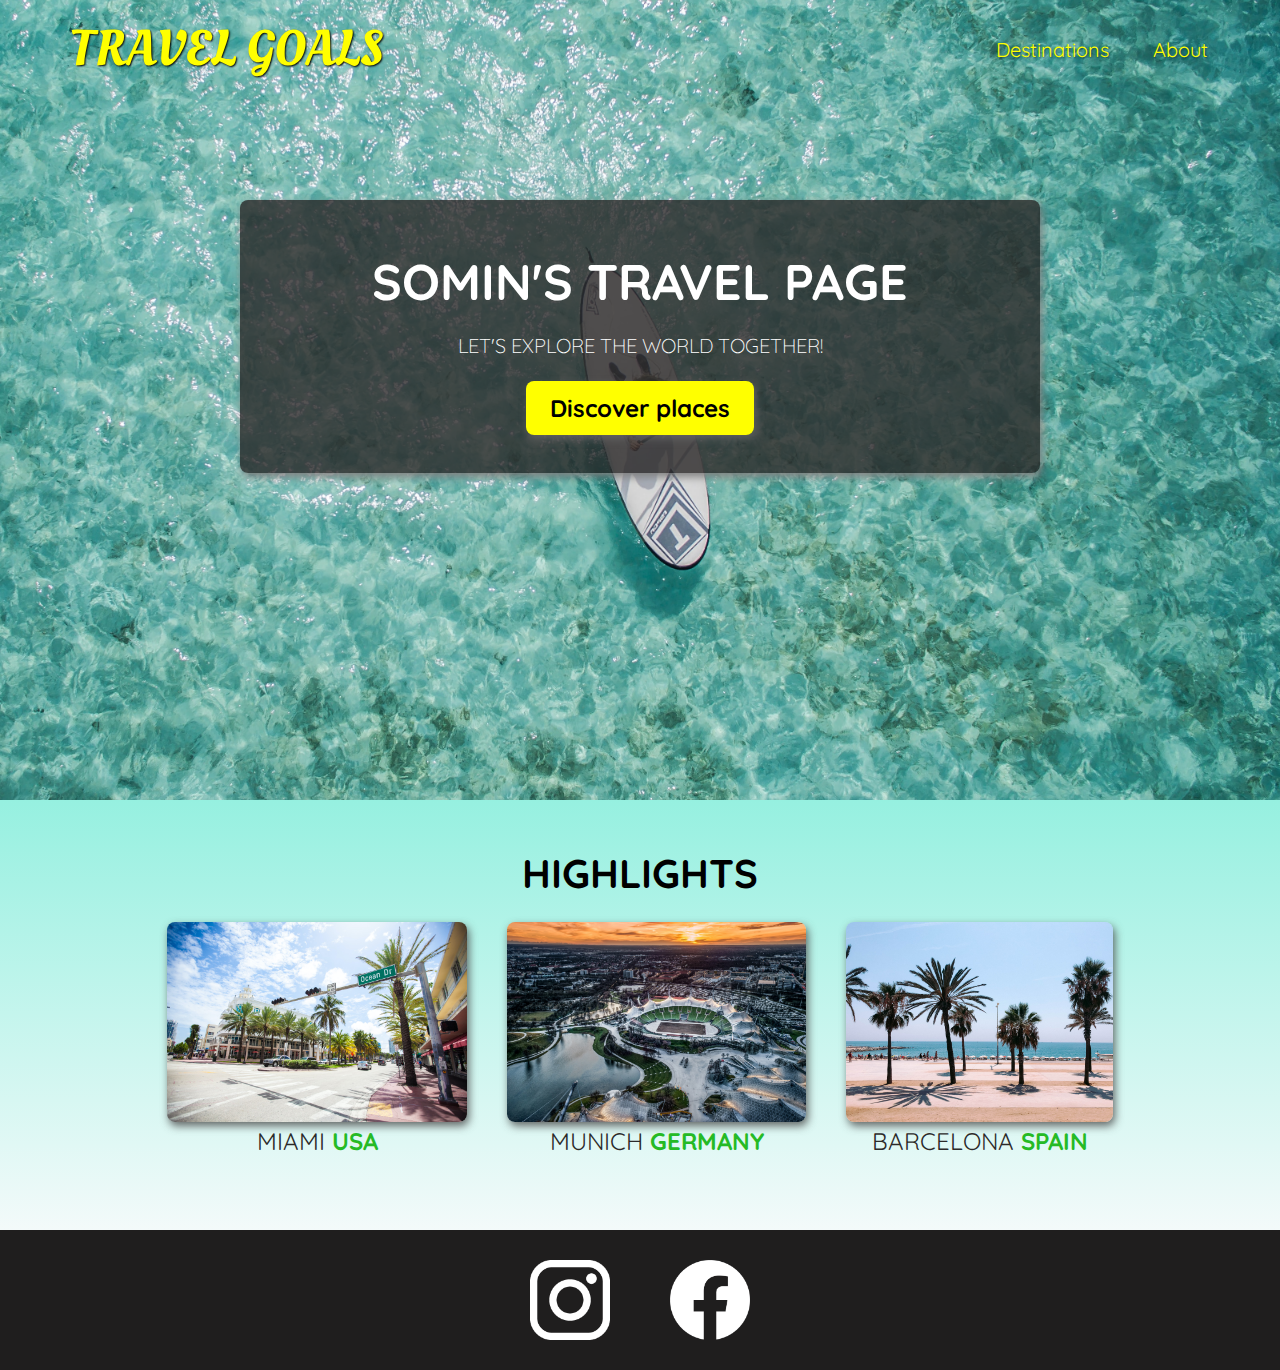
<file: index.html>
<!DOCTYPE html>
<html lang="ko">
  <head>
    <meta charset="UTF-8" />
    <link rel="preconnect" href="https://fonts.googleapis.com" />
    <link rel="preconnect" href="https://fonts.gstatic.com" crossorigin />
    <link
      href="https://fonts.googleapis.com/css2?family=Oleo+Script&family=Quicksand&family=Roboto:ital,wght@0,900;1,400&display=swap"
      rel="stylesheet"
    />
    <link rel="stylesheet" href="shared.css" />
    <link rel="stylesheet" href="styles.css" />
    <title>Travel Goals</title>
  </head>
  <body>
    <header>
      <div id="page-logo">
        <!--논시맨틱 블럭 div , 인라인 span-->
        <a href="/index.html">Travel Goals</a>
      </div>
      <nav>
        <ul>
          <li><a href="places.html">Destinations</a></li>
          <li><a href="">About</a></li>
        </ul>
      </nav>
    </header>
    <main>
      <section id="hero">
        <div id="hero-content">
          <h1>SoMin's Travel Page</h1>
          <p>Let's explore the world together!</p>
          <a href="/places.html">Discover places</a>
        </div>
      </section>
      <section id="highlights">
        <h2>Highlights</h2>
        <ul id="destinations">
          <li class="destination">
            <img
              src="/images/places/miami.jpg"
              alt="Miami streets on sunny day"
            />
            <p>Miami <strong>USA</strong></p>
          </li>
          <li class="destination">
            <img
              src="/images/places/munich.jpg"
              alt="Munich stadium in winter "
            />
            <p>Munich <strong>Germany</strong></p>
          </li>
          <li class="destination">
            <img
              src="/images/places/barcelona.jpg"
              alt="Palm beach in barcelona"
            />
            <p>barcelona <strong>Spain</strong></p>
          </li>
        </ul>
      </section>
    </main>
    <footer>
      <ul>
        <li>
          <a href="https://www.instagram.com/giwonni"
            ><img src="/images/icons/insta.png" alt="Instagram logo"
          /></a>
        </li>
        <li>
          <a href="https://www.facebook.com/"
            ><img src="/images/icons/facebook.png" alt="facebook logo"
          /></a>
        </li>
      </ul>
    </footer>
  </body>
</html>
</file>
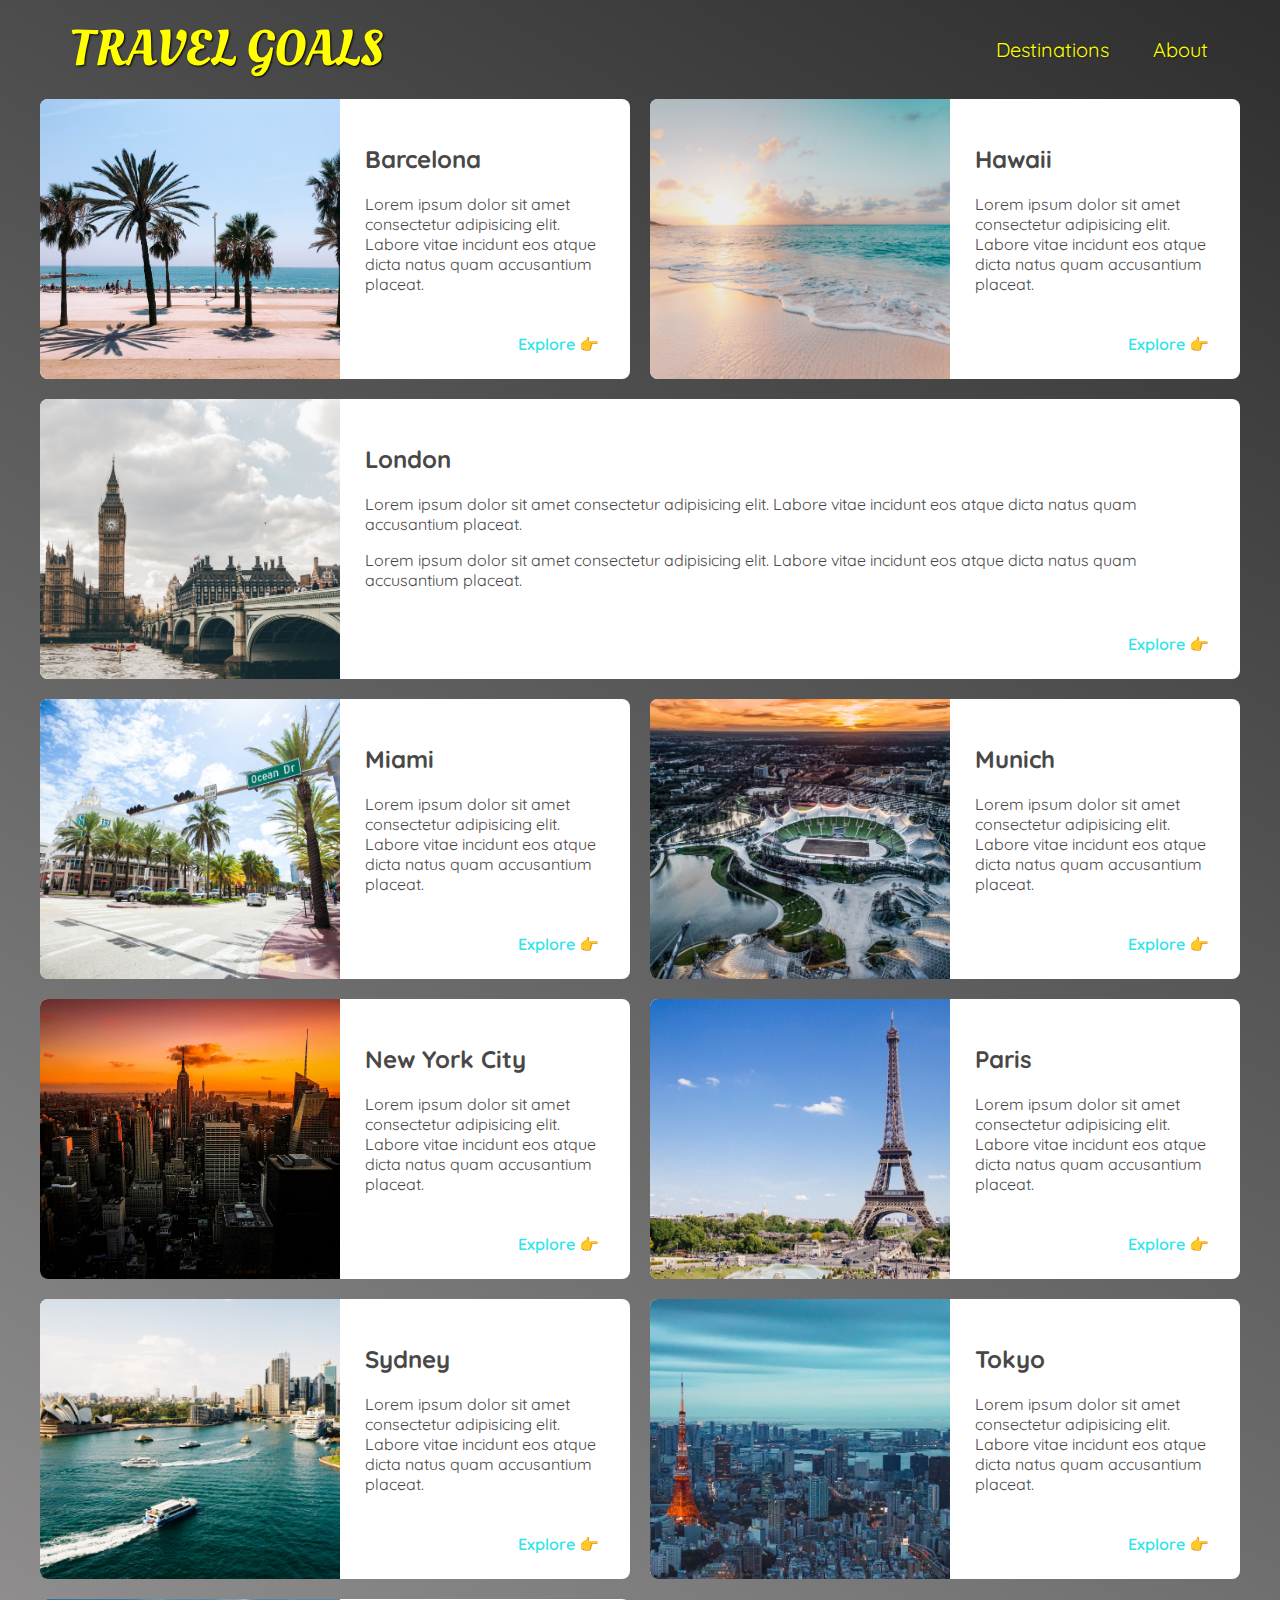
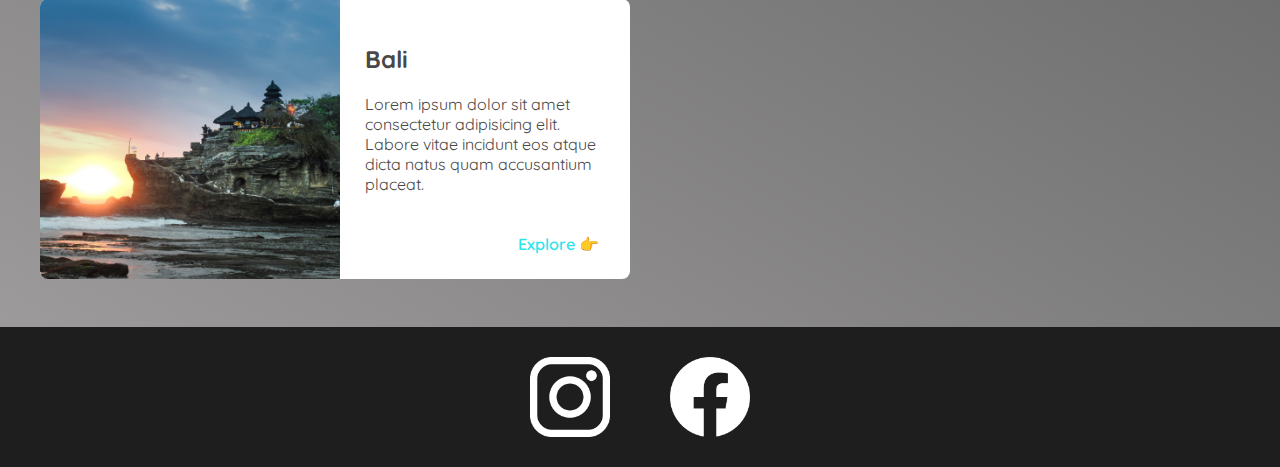
<file: places.html>
<!DOCTYPE html>
<html lang="ko">
  <head>
    <meta charset="UTF-8" />
    <link rel="preconnect" href="https://fonts.googleapis.com" />
    <link rel="preconnect" href="https://fonts.gstatic.com" crossorigin />
    <link
      href="https://fonts.googleapis.com/css2?family=Oleo+Script&family=Quicksand&family=Roboto:ital,wght@0,900;1,400&display=swap"
      rel="stylesheet"
    />
    <link rel="stylesheet" href="shared.css" />
    <link rel="stylesheet" href="places.css" />
    <title>Travel Goals</title>
  </head>
  <body>
    <header>
      <div id="page-logo">
        <!--논시맨틱 블럭 div , 인라인 span-->
        <a href="/index.html">Travel Goals</a>
      </div>
      <nav>
        <ul>
          <li><a href="places.html">Destinations</a></li>
          <li><a href="">About</a></li>
        </ul>
      </nav>
    </header>
    <main>
      <ul>
        <li>
          <img src="/images/places/barcelona.jpg" alt="City of barcelona" />
          <div class="item-content">
            <div>
              <h2>Barcelona</h2>
              <p>
                Lorem ipsum dolor sit amet consectetur adipisicing elit. Labore
                vitae incidunt eos atque dicta natus quam accusantium placeat.
              </p>
            </div>
            <div class="actions">
              <a
                href="https://namu.wiki/w/%EB%B0%94%EB%A5%B4%EC%85%80%EB%A1%9C%EB%82%98"
                >Explore &#128073</a
              >
            </div>
          </div>
        </li>
        <li>
            <img src="images/places/hawaii.jpg" alt="Hawaii beach" />
            <div class="item-content">
              <div>
                <h2>Hawaii</h2>
                <p>
                  Lorem ipsum dolor sit amet consectetur adipisicing elit. Labore
                  vitae incidunt eos atque dicta natus quam accusantium placeat.
                </p>
              </div>
              <div class="actions">
                <a href="hhttps://en.wikipedia.org/wiki/Hawaii">Explore &#128073</a>
              </div>
            </div>
          </li>
          <li>
            <img src="images/places/london.jpg" alt="London city" />
            <div class="item-content">
              <div>
                <h2>London</h2>
                <p>
                  Lorem ipsum dolor sit amet consectetur adipisicing elit. Labore
                  vitae incidunt eos atque dicta natus quam accusantium placeat.
                </p>
                <p>
                  Lorem ipsum dolor sit amet consectetur adipisicing elit. Labore
                  vitae incidunt eos atque dicta natus quam accusantium placeat.
                </p>
              </div>
              <div class="actions">
                <a href="https://en.wikipedia.org/wiki/London">Explore &#128073</a>
              </div>
            </div>
          </li>
          <li>
            <img src="images/places/miami.jpg" alt="Miami streets" />
            <div class="item-content">
              <div>
                <h2>Miami</h2>
                <p>
                  Lorem ipsum dolor sit amet consectetur adipisicing elit. Labore
                  vitae incidunt eos atque dicta natus quam accusantium placeat.
                </p>
              </div>
              <div class="actions">
                <a href="https://en.wikipedia.org/wiki/Miami">Explore &#128073</a>
              </div>
            </div>
          </li>
          <li>
            <img src="images/places/munich.jpg" alt="Munich football stadium" />
            <div class="item-content">
              <div>
                <h2>Munich</h2>
                <p>
                  Lorem ipsum dolor sit amet consectetur adipisicing elit. Labore
                  vitae incidunt eos atque dicta natus quam accusantium placeat.
                </p>
              </div>
              <div class="actions">
                <a href="https://en.wikipedia.org/wiki/Munich">Explore &#128073</a>
              </div>
            </div>
          </li>
          <li>
            <img src="images/places/new-york-city.jpg" alt="New York City skyline" />
            <div class="item-content">
              <div>
                <h2>New York City</h2>
                <p>
                  Lorem ipsum dolor sit amet consectetur adipisicing elit. Labore
                  vitae incidunt eos atque dicta natus quam accusantium placeat.
                </p>
              </div>
              <div class="actions">
                <a href="https://en.wikipedia.org/wiki/New_York_City"
                  >Explore &#128073</a
                >
              </div>
            </div>
          </li>
          <li>
            <img src="images/places/paris.jpg" alt="Paris city" />
            <div class="item-content">
              <div>
                <h2>Paris</h2>
                <p>
                  Lorem ipsum dolor sit amet consectetur adipisicing elit. Labore
                  vitae incidunt eos atque dicta natus quam accusantium placeat.
                </p>
              </div>
              <div class="actions">
                <a href="https://en.wikipedia.org/wiki/Paris">Explore &#128073</a>
              </div>
            </div>
          </li>
          <li>
            <img src="images/places/sydney.jpg" alt="Sydney beach" />
            <div class="item-content">
              <div>
                <h2>Sydney</h2>
                <p>
                  Lorem ipsum dolor sit amet consectetur adipisicing elit. Labore
                  vitae incidunt eos atque dicta natus quam accusantium placeat.
                </p>
              </div>
              <div class="actions">
                <a href="https://en.wikipedia.org/wiki/Sydney">Explore &#128073</a>
              </div>
            </div>
          </li>
          <li>
            <img src="images/places/tokyo.jpg" alt="Tokyo skyline" />
            <div class="item-content">
              <div>
                <h2>Tokyo</h2>
                <p>
                  Lorem ipsum dolor sit amet consectetur adipisicing elit. Labore
                  vitae incidunt eos atque dicta natus quam accusantium placeat.
                </p>
              </div>
              <div class="actions">
                <a href="https://en.wikipedia.org/wiki/Tokyo">Explore &#128073</a>
              </div>
            </div>
          </li>
          <li>
            <img src="images/places/bali.jpg" alt="Bali beach" />
            <div class="item-content">
              <div>
                <h2>Bali</h2>
                <p>
                  Lorem ipsum dolor sit amet consectetur adipisicing elit. Labore
                  vitae incidunt eos atque dicta natus quam accusantium placeat.
                </p>
              </div>
              <div class="actions">
                <a href="https://en.wikipedia.org/wiki/Bali">Explore &#128073</a>
              </div>
            </div>
          </li>
      </ul>
    </main>
    <footer>
      <ul>
        <li>
          <a href="https://www.instagram.com/giwonni"
            ><img src="/images/icons/insta.png" alt="Instagram logo"
          /></a>
        </li>
        <li>
          <a href="https://www.facebook.com/"
            ><img src="/images/icons/facebook.png" alt="facebook logo"
          /></a>
        </li>
      </ul>
    </footer>
  </body>
</html>
</file>
<file: shared.css>
body {
  font-family: "Quicksand", sans-serif;
  margin: 0;
}

header {
  display: flex;
  justify-content: space-between;
  align-items: center;
  padding: 15px 60px;
  position: absolute;
  width: 100%;
  box-sizing: border-box;
}

#page-logo a {
  padding: 10px;
  font-family: "Oleo Script", sans-serif;
  color: yellow;
  font-size: 50px;
  text-decoration: none;
  text-transform: uppercase;
  text-shadow: 1px 1px 2px black;
}

ul {
  list-style: none;
  margin: 0;
  padding: 0;
}

header ul {
  display: flex;
}

header li {
  margin-left: 20px;
}

header a {
  text-decoration: none;
  color: yellow;
  font-size: 20px;
  padding: 12px;
  text-shadow: 1px 1px 2px rgb(0, 0, 0, 0.4);
  border-radius: 8px;
}

header nav a:hover {
  color: gray;
  background-color: yellow;
}

footer {
  background-color: rgb(31, 30, 30);
  padding: 30px;
}

ul {
  display: flex;
  justify-content: center;
}

footer li {
  height: 80px;
  width: 80px;
  margin: 0 30px;
}

footer img {
  height: 100%;
  width: 100%;
}
</file>
<file: styles.css>
#hero {
  height: 800px;
  background-image: url("/images/places/ocean.jpg");
  background-position: center;
  background-size: cover;
}

#hero-content {
  width: 800px;
  background-color: rgba(42, 40, 40, 0.8);
  box-shadow: 2px 4px 8px gray;
  border-radius: 8px;
  text-align: center;
  padding: 50px 0;
  margin: 0 auto;
  position: relative;
  top: 200px;
}

#hero-content h1 {
  color: white;
  text-transform: uppercase;
  font-size: 50px;
  margin: 0;
}

#hero-content p {
  color: white;
  text-transform: uppercase;
  font-size: 20px;
  font-weight: 300;
  margin-bottom: 35px;
}

#hero-content a {
  color: black;
  font-size: 24px;
  font-weight: bolder;
  background-color: yellow;
  padding: 12px 24px;
  text-decoration: none;
  border-radius: 8px;
  box-shadow: 2px 4px 8px rgb(104, 102, 102, 0.8);
}

#hero-content a:hover {
  background-color: rgb(188, 188, 30);
}
#highlights {
  padding: 24px;
  background: linear-gradient(0deg, rgb(243, 250, 250), rgb(150, 240, 224));
  background-color: rgb(190, 246, 246);
}

#highlights h2 {
  text-align: center;
  font-size: 40px;
  text-transform: uppercase;
  margin: 24px 0;
}

#destinations {
  display: flex;
  justify-content: center;
  width: 90%;
  margin: auto;
  margin-bottom: 50px;
}

.destination {
  margin: 0 20px;
  text-transform: uppercase;
}

.destination img {
  height: 200px;
  width: 100%;
  box-shadow: 2px 4px 8px rgb(69, 67, 67, 0.8);
  border-radius: 8px;
  object-fit: cover;
}

.destination p {
  text-align: center;
  font-size: 24px;
  color: rgb(44, 42, 42);
  margin: 0 20px;
}

.destination strong {
  color: rgb(37, 186, 37);
}
</file>
<file: places.css>
body {
  background: linear-gradient(30deg, rgb(162, 160, 160), rgb(46, 46, 46));
  color: rgb(73, 71, 71);
}

header {
  position: static;
}
main ul {
  width: 1200px;
  margin: 0 auto 48px auto;
  display: grid;
  grid-template-columns: 1fr 1fr;
  gap: 20px 20px;
  justify-items: center;
}

main li {
  display: flex;
  background-color: white;
  border-radius: 8px;
  overflow: hidden;
}

main li:nth-of-type(3) {
  grid-column: 1/3;
}

main li img {
  width: 300px;
  height: 280px;
  object-fit: cover;
}

.item-content {
  padding: 25px;
  display: flex;
  flex-direction: column;
  justify-content: space-between;
}

.actions {
  text-align: end;
}

.actions a {
  text-decoration: none;
  padding: 6px;
  color: rgb(45, 228, 234);
  border-radius: 6px;
  font-weight: 600;
}

.actions a:hover {
  background-color: rgb(179, 243, 245);
}
</file>
